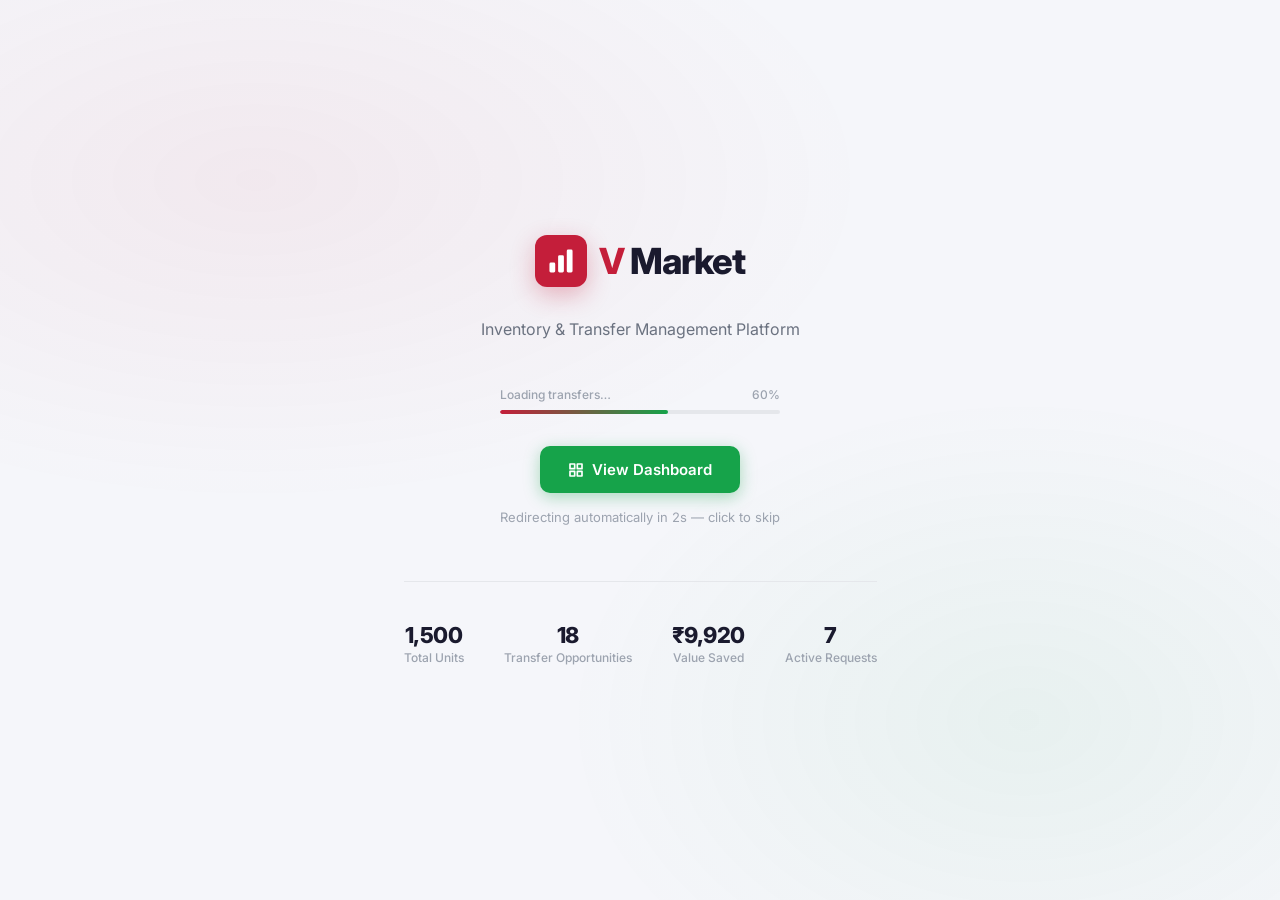
<file: index.html>
<!DOCTYPE html>
<html lang="en">
<head>
  <meta charset="UTF-8"/>
  <meta name="viewport" content="width=device-width, initial-scale=1.0"/>
  <title>V Market</title>
  <link rel="preconnect" href="https://fonts.googleapis.com"/>
  <link rel="preconnect" href="https://fonts.gstatic.com" crossorigin/>
  <link href="https://fonts.googleapis.com/css2?family=Inter:wght@400;500;600;700;800&display=swap" rel="stylesheet"/>
  <style>
    *, *::before, *::after { box-sizing: border-box; margin: 0; padding: 0; }

    body {
      font-family: 'Inter', -apple-system, sans-serif;
      background: #F5F6FA;
      min-height: 100vh;
      display: flex;
      align-items: center;
      justify-content: center;
      overflow: hidden;
    }

    /* Subtle background pattern */
    body::before {
      content: '';
      position: fixed;
      inset: 0;
      background:
        radial-gradient(ellipse 80% 60% at 20% 20%, rgba(196,30,58,0.06) 0%, transparent 60%),
        radial-gradient(ellipse 60% 60% at 80% 80%, rgba(22,163,74,0.06) 0%, transparent 60%);
      pointer-events: none;
    }

    .splash {
      text-align: center;
      animation: fadeIn 0.6s ease both;
    }

    /* Logo */
    .logo-wrap {
      display: inline-flex;
      align-items: center;
      gap: 12px;
      margin-bottom: 32px;
    }

    .logo-mark {
      width: 52px; height: 52px;
      background: #C41E3A;
      border-radius: 12px;
      display: flex; align-items: center; justify-content: center;
      box-shadow: 0 8px 24px rgba(196,30,58,0.3);
      animation: popIn 0.5s cubic-bezier(.34,1.56,.64,1) 0.2s both;
    }

    .logo-text {
      font-size: 36px;
      font-weight: 800;
      color: #1A1A2E;
      letter-spacing: -1px;
      animation: slideRight 0.5s ease 0.3s both;
    }

    .logo-text span { color: #C41E3A; }

    /* Tagline */
    .tagline {
      font-size: 16px;
      color: #6B7280;
      font-weight: 400;
      margin-bottom: 48px;
      animation: fadeIn 0.5s ease 0.5s both;
    }

    /* Progress bar */
    .progress-wrap {
      width: 280px;
      margin: 0 auto 32px;
      animation: fadeIn 0.5s ease 0.6s both;
    }

    .progress-label {
      display: flex;
      justify-content: space-between;
      align-items: center;
      margin-bottom: 8px;
      font-size: 12px;
      color: #9CA3AF;
      font-weight: 500;
    }

    .progress-track {
      width: 100%;
      height: 4px;
      background: #E5E7EB;
      border-radius: 99px;
      overflow: hidden;
    }

    .progress-bar {
      height: 100%;
      background: linear-gradient(90deg, #C41E3A, #16A34A);
      border-radius: 99px;
      width: 0%;
      transition: width 0.1s linear;
    }

    /* CTA button */
    .cta-btn {
      display: inline-flex;
      align-items: center;
      gap: 8px;
      padding: 14px 28px;
      background: #16A34A;
      color: white;
      border: none;
      border-radius: 10px;
      font-size: 15px;
      font-weight: 600;
      font-family: inherit;
      cursor: pointer;
      text-decoration: none;
      box-shadow: 0 4px 16px rgba(22,163,74,0.35);
      transition: all 0.2s ease;
      animation: fadeIn 0.5s ease 0.7s both;
    }

    .cta-btn:hover {
      background: #15803D;
      transform: translateY(-2px);
      box-shadow: 0 8px 24px rgba(22,163,74,0.4);
    }

    .cta-btn:active { transform: translateY(0); }

    .skip-link {
      display: block;
      margin-top: 16px;
      font-size: 13px;
      color: #9CA3AF;
      cursor: pointer;
      animation: fadeIn 0.5s ease 0.8s both;
      transition: color 0.2s;
    }
    .skip-link:hover { color: #6B7280; }

    /* Stats strip */
    .stats-strip {
      display: flex;
      gap: 40px;
      justify-content: center;
      margin-top: 56px;
      padding-top: 40px;
      border-top: 1px solid #E5E7EB;
      animation: fadeIn 0.5s ease 0.9s both;
    }

    .stat-item { text-align: center; }

    .stat-value {
      font-size: 22px;
      font-weight: 800;
      color: #1A1A2E;
      letter-spacing: -0.5px;
    }

    .stat-label {
      font-size: 12px;
      color: #9CA3AF;
      font-weight: 500;
      margin-top: 2px;
    }

    /* Animations */
    @keyframes fadeIn {
      from { opacity: 0; transform: translateY(8px); }
      to   { opacity: 1; transform: translateY(0); }
    }

    @keyframes popIn {
      from { opacity: 0; transform: scale(0.5); }
      to   { opacity: 1; transform: scale(1); }
    }

    @keyframes slideRight {
      from { opacity: 0; transform: translateX(-8px); }
      to   { opacity: 1; transform: translateX(0); }
    }
  </style>
</head>
<body>
  <div class="splash">

    <!-- Logo -->
    <div class="logo-wrap">
      <div class="logo-mark">
        <svg width="26" height="26" viewBox="0 0 18 18" fill="none">
          <rect x="1"  y="10" width="4" height="7" rx="1" fill="white"/>
          <rect x="7"  y="5"  width="4" height="12" rx="1" fill="white"/>
          <rect x="13" y="1"  width="4" height="16" rx="1" fill="white"/>
        </svg>
      </div>
      <span class="logo-text"><span>V</span> Market</span>
    </div>

    <p class="tagline">Inventory & Transfer Management Platform</p>

    <!-- Progress -->
    <div class="progress-wrap">
      <div class="progress-label">
        <span id="loadingText">Loading dashboard…</span>
        <span id="pct">0%</span>
      </div>
      <div class="progress-track">
        <div class="progress-bar" id="progressBar"></div>
      </div>
    </div>

    <!-- Button -->
    <a href="dashboard.html" class="cta-btn">
      <svg width="16" height="16" viewBox="0 0 24 24" fill="none" stroke="currentColor" stroke-width="2.5" stroke-linecap="round" stroke-linejoin="round">
        <rect x="3" y="3" width="7" height="7"/><rect x="14" y="3" width="7" height="7"/>
        <rect x="3" y="14" width="7" height="7"/><rect x="14" y="14" width="7" height="7"/>
      </svg>
      View Dashboard
    </a>

    <span class="skip-link" onclick="window.location.href='dashboard.html'">
      Redirecting automatically in <span id="countdown">3</span>s — click to skip
    </span>

    <!-- Stats strip -->
    <div class="stats-strip">
      <div class="stat-item">
        <div class="stat-value">1,500</div>
        <div class="stat-label">Total Units</div>
      </div>
      <div class="stat-item">
        <div class="stat-value">18</div>
        <div class="stat-label">Transfer Opportunities</div>
      </div>
      <div class="stat-item">
        <div class="stat-value">₹9,920</div>
        <div class="stat-label">Value Saved</div>
      </div>
      <div class="stat-item">
        <div class="stat-value">7</div>
        <div class="stat-label">Active Requests</div>
      </div>
    </div>

  </div>

  <script>
    const bar  = document.getElementById('progressBar');
    const pct  = document.getElementById('pct');
    const cdEl = document.getElementById('countdown');
    const msg  = document.getElementById('loadingText');

    const steps = [
      { at: 500,  to: 30,  text: 'Fetching inventory…' },
      { at: 1000, to: 60,  text: 'Loading transfers…' },
      { at: 1800, to: 85,  text: 'Almost ready…' },
      { at: 2400, to: 100, text: 'Done!' },
    ];

    steps.forEach(s => {
      setTimeout(() => {
        bar.style.width = s.to + '%';
        pct.textContent  = s.to + '%';
        msg.textContent  = s.text;
      }, s.at);
    });

    // Countdown
    let secs = 3;
    const tick = setInterval(() => {
      secs--;
      cdEl.textContent = secs;
      if (secs <= 0) {
        clearInterval(tick);
        window.location.href = 'dashboard.html';
      }
    }, 1000);
  </script>
</body>
</html>
</file>
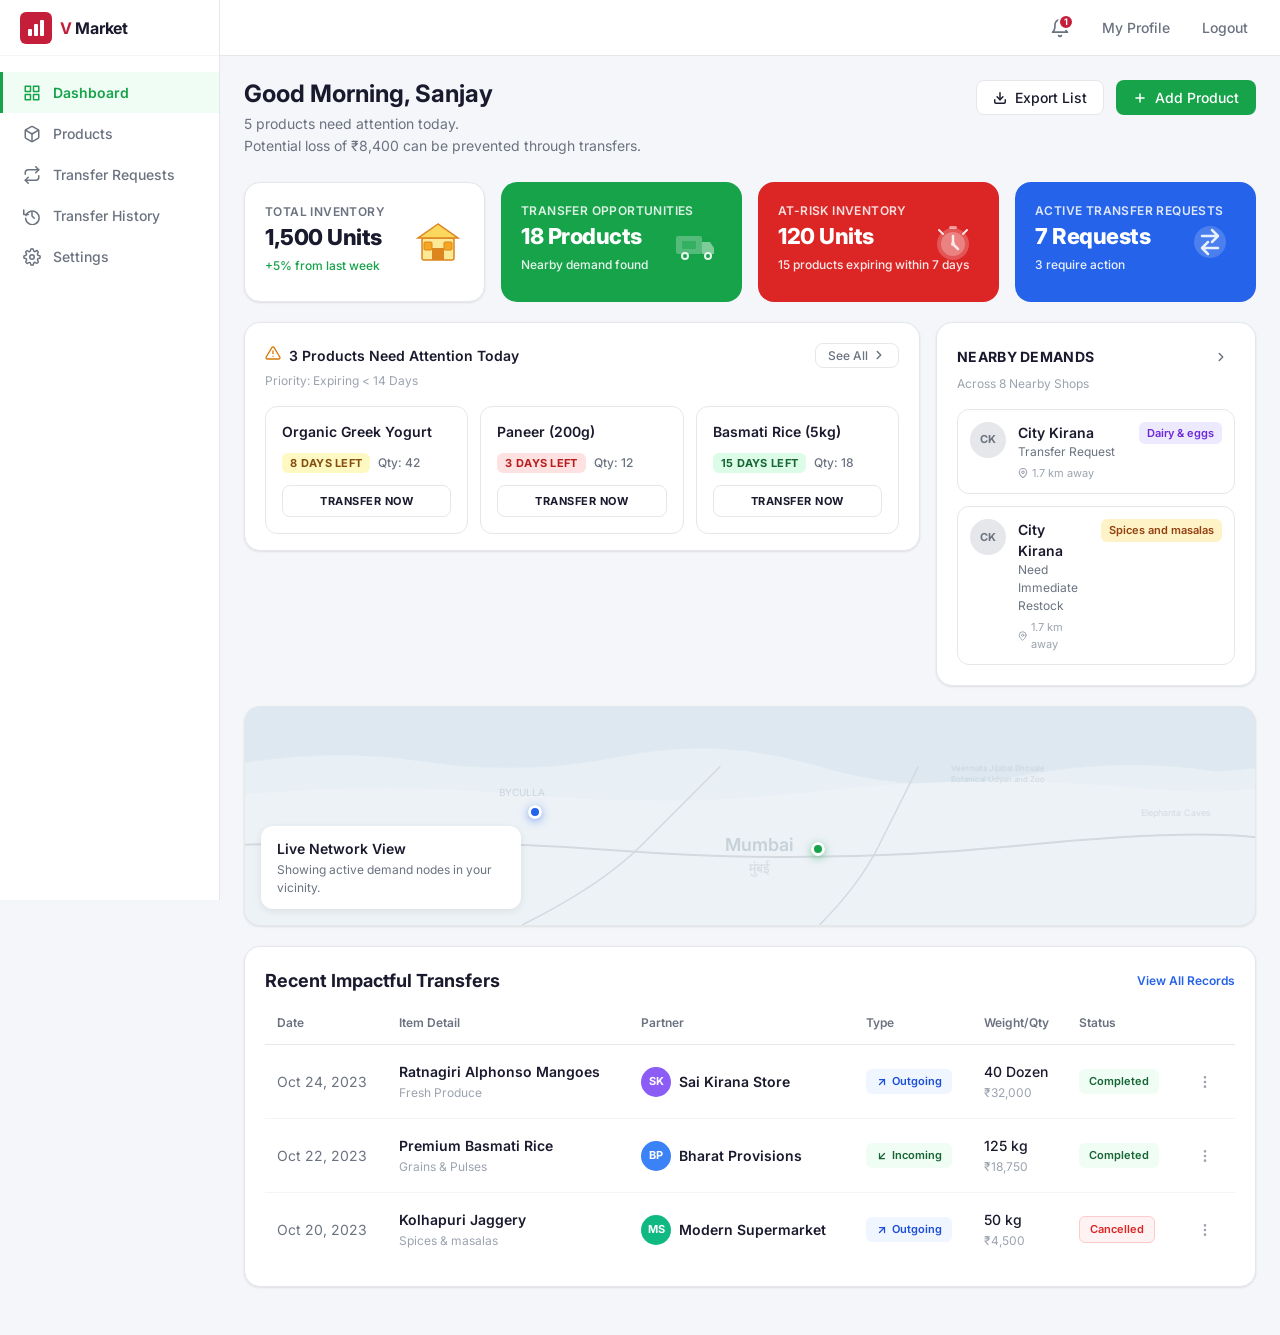
<file: dashboard.html>
<!DOCTYPE html>
<html lang="en">
<head>
  <meta charset="UTF-8"/>
  <meta name="viewport" content="width=device-width, initial-scale=1.0"/>
  <title>V Market — Dashboard</title>
  <link rel="preconnect" href="https://fonts.googleapis.com"/>
  <link rel="preconnect" href="https://fonts.gstatic.com" crossorigin/>
  <link href="https://fonts.googleapis.com/css2?family=Inter:wght@400;500;600;700;800&display=swap" rel="stylesheet"/>
  <link rel="stylesheet" href="styles.css"/>
</head>
<body>
  <div id="app" class="app-layout"></div>
  <script src="app.js"></script>
</body>
</html>
</file>
<file: styles.css>
/* =============================================
   DESIGN TOKENS
   ============================================= */
:root {
  --color-primary: #C41E3A;
  --color-primary-light: #E8F5E9;
  --color-bg: #F5F6FA;
  --color-white: #FFFFFF;
  --color-text-primary: #1A1A2E;
  --color-text-secondary: #6B7280;
  --color-text-muted: #9CA3AF;
  --color-border: #E5E7EB;
  --color-border-light: #F3F4F6;

  --color-green: #16A34A;
  --color-red: #DC2626;
  --color-blue: #2563EB;

  --color-success: #16A34A;
  --color-success-bg: #F0FDF4;
  --color-warning: #D97706;
  --color-warning-bg: #FFFBEB;
  --color-danger: #DC2626;
  --color-danger-bg: #FEF2F2;

  --font-family: 'Inter', -apple-system, BlinkMacSystemFont, 'Segoe UI', sans-serif;
  --font-size-xs: 11px;
  --font-size-sm: 12px;
  --font-size-base: 14px;
  --font-size-lg: 16px;
  --font-size-xl: 18px;
  --font-size-2xl: 22px;
  --font-size-heading: 24px;

  --space-1: 4px;
  --space-2: 8px;
  --space-3: 12px;
  --space-4: 16px;
  --space-5: 20px;
  --space-6: 24px;

  --radius-sm: 6px;
  --radius-md: 8px;
  --radius-lg: 12px;
  --radius-xl: 16px;
  --radius-full: 9999px;

  --shadow-sm: 0 1px 2px rgba(0,0,0,0.05);
  --shadow-md: 0 2px 8px rgba(0,0,0,0.08);
  --shadow-lg: 0 4px 16px rgba(0,0,0,0.10);
  --shadow-card: 0 1px 3px rgba(0,0,0,0.06), 0 1px 2px rgba(0,0,0,0.04);

  --sidebar-width: 220px;
  --topbar-height: 56px;

  --transition-fast: 150ms ease;
  --transition-base: 200ms ease;
}

/* =============================================
   RESET & BASE
   ============================================= */
*, *::before, *::after { box-sizing: border-box; margin: 0; padding: 0; }

html { font-size: 14px; -webkit-font-smoothing: antialiased; }

body {
  font-family: var(--font-family);
  background: var(--color-bg);
  color: var(--color-text-primary);
  line-height: 1.5;
  min-height: 100vh;
}

button { cursor: pointer; border: none; background: none; font-family: inherit; }
a { text-decoration: none; color: inherit; }
ul { list-style: none; }
img { display: block; max-width: 100%; }

/* =============================================
   LAYOUT
   ============================================= */
.app-layout { display: flex; min-height: 100vh; }

/* =============================================
   SIDEBAR
   ============================================= */
.sidebar {
  width: var(--sidebar-width);
  background: var(--color-white);
  border-right: 1px solid var(--color-border);
  display: flex;
  flex-direction: column;
  position: fixed;
  top: 0; left: 0;
  height: 100vh;
  z-index: 100;
  transition: transform var(--transition-base);
}

.sidebar-logo {
  display: flex;
  align-items: center;
  gap: var(--space-2);
  padding: var(--space-4) var(--space-5);
  height: var(--topbar-height);
  border-bottom: 1px solid var(--color-border-light);
}

.logo-mark {
  width: 32px; height: 32px;
  background: var(--color-primary);
  border-radius: var(--radius-sm);
  display: flex; align-items: center; justify-content: center;
  flex-shrink: 0;
}

.logo-text {
  font-size: var(--font-size-lg);
  font-weight: 700;
  color: var(--color-text-primary);
  letter-spacing: -0.3px;
}

.logo-text span { color: var(--color-primary); }

.sidebar-nav { flex: 1; padding: var(--space-4) 0; overflow-y: auto; }

.nav-item {
  display: flex;
  align-items: center;
  gap: var(--space-3);
  padding: 10px var(--space-5);
  color: var(--color-text-secondary);
  font-size: var(--font-size-base);
  font-weight: 500;
  cursor: pointer;
  transition: all var(--transition-fast);
  border-left: 3px solid transparent;
}

.nav-item:hover { background: var(--color-bg); color: var(--color-text-primary); }

.nav-item.active {
  color: var(--color-green);
  background: #F0FDF4;
  border-left-color: var(--color-green);
  font-weight: 600;
}

.nav-icon { width: 18px; height: 18px; flex-shrink: 0; display: flex; align-items: center; justify-content: center; }

/* =============================================
   MAIN
   ============================================= */
.main-wrapper {
  margin-left: var(--sidebar-width);
  flex: 1;
  display: flex;
  flex-direction: column;
  min-height: 100vh;
}

/* =============================================
   TOPBAR
   ============================================= */
.topbar {
  height: var(--topbar-height);
  background: var(--color-white);
  border-bottom: 1px solid var(--color-border);
  display: flex;
  align-items: center;
  justify-content: flex-end;
  padding: 0 var(--space-6);
  gap: var(--space-4);
  position: sticky; top: 0; z-index: 50;
}

.topbar-actions { display: flex; align-items: center; gap: var(--space-4); }

.notif-btn {
  position: relative;
  width: 36px; height: 36px;
  border-radius: var(--radius-full);
  display: flex; align-items: center; justify-content: center;
  color: var(--color-text-secondary);
  transition: background var(--transition-fast);
}
.notif-btn:hover { background: var(--color-bg); }

.notif-badge {
  position: absolute;
  top: 4px; right: 4px;
  min-width: 16px; height: 16px;
  background: var(--color-primary);
  border-radius: var(--radius-full);
  border: 2px solid white;
  display: flex; align-items: center; justify-content: center;
  font-size: 9px; font-weight: 700; color: white;
  padding: 0 3px;
}

.topbar-link {
  font-size: var(--font-size-base);
  color: var(--color-text-secondary);
  font-weight: 500;
  padding: var(--space-1) var(--space-2);
  border-radius: var(--radius-sm);
  transition: all var(--transition-fast);
}
.topbar-link:hover { color: var(--color-text-primary); background: var(--color-bg); }

/* =============================================
   PAGE CONTENT
   ============================================= */
.page-content {
  padding: var(--space-6);
  flex: 1;
  max-width: 1200px;
  width: 100%;
}

/* =============================================
   PAGE HEADER
   ============================================= */
.page-header {
  display: flex;
  align-items: flex-start;
  justify-content: space-between;
  margin-bottom: var(--space-6);
  gap: var(--space-4);
}

.page-header-left h1 {
  font-size: var(--font-size-heading);
  font-weight: 700;
  color: var(--color-text-primary);
  line-height: 1.2;
  margin-bottom: var(--space-1);
}

.page-header-left p {
  font-size: var(--font-size-base);
  color: var(--color-text-secondary);
  line-height: 1.6;
}

.page-header-actions { display: flex; gap: var(--space-3); align-items: center; flex-shrink: 0; }

/* =============================================
   BUTTONS
   ============================================= */
.btn {
  display: inline-flex;
  align-items: center;
  gap: var(--space-2);
  padding: 8px 16px;
  border-radius: var(--radius-md);
  font-size: var(--font-size-base);
  font-weight: 500;
  transition: all var(--transition-fast);
  white-space: nowrap;
}

.btn-outline {
  border: 1px solid var(--color-border);
  color: var(--color-text-primary);
  background: var(--color-white);
}
.btn-outline:hover { background: var(--color-bg); border-color: #D1D5DB; }
.btn-outline:active { transform: scale(0.98); }

.btn-primary { background: #16A34A; color: white; border: 1px solid transparent; }
.btn-primary:hover { background: #15803D; }
.btn-primary:active { transform: scale(0.98); }

/* =============================================
   STAT CARDS GRID
   ============================================= */
.stats-grid {
  display: grid;
  grid-template-columns: repeat(4, 1fr);
  gap: var(--space-4);
  margin-bottom: var(--space-5);
}

.stat-card {
  border-radius: var(--radius-xl);
  padding: var(--space-5);
  position: relative;
  overflow: hidden;
  min-height: 120px;
  display: flex;
  flex-direction: column;
  justify-content: space-between;
  transition: transform var(--transition-base), box-shadow var(--transition-base);
  cursor: default;
}

.stat-card:hover { transform: translateY(-2px); box-shadow: var(--shadow-lg); }

.stat-card.theme-white {
  background: var(--color-white);
  border: 1px solid var(--color-border);
  box-shadow: var(--shadow-card);
}
.stat-card.theme-green { background: #16A34A; color: white; }
.stat-card.theme-red { background: #DC2626; color: white; }
.stat-card.theme-blue { background: #2563EB; color: white; }

.stat-card-label {
  font-size: var(--font-size-sm);
  font-weight: 600;
  text-transform: uppercase;
  letter-spacing: 0.4px;
  opacity: 0.85;
  margin-bottom: var(--space-1);
}
.stat-card.theme-white .stat-card-label { color: var(--color-text-secondary); opacity: 1; }

.stat-card-value {
  font-size: var(--font-size-2xl);
  font-weight: 800;
  line-height: 1.1;
  letter-spacing: -0.5px;
  margin-bottom: var(--space-2);
}
.stat-card.theme-white .stat-card-value { color: var(--color-text-primary); }

.stat-card-badge { font-size: var(--font-size-sm); font-weight: 500; }
.stat-card.theme-white .badge-positive { color: var(--color-green); }
.stat-card .stat-card-badge { color: rgba(255,255,255,0.9); }

.stat-card-icon {
  position: absolute;
  right: var(--space-5);
  top: 50%;
  transform: translateY(-50%);
  width: 52px; height: 52px;
  display: flex; align-items: center; justify-content: center;
  opacity: 0.9;
}
.stat-card-icon svg, .stat-card-icon img { width: 48px; height: 48px; }

/* =============================================
   MIDDLE GRID
   ============================================= */
.middle-grid {
  display: grid;
  grid-template-columns: 1fr 320px;
  gap: var(--space-4);
  margin-bottom: var(--space-5);
  align-items: start;
}

/* =============================================
   CARD BASE
   ============================================= */
.card {
  background: var(--color-white);
  border: 1px solid var(--color-border);
  border-radius: var(--radius-xl);
  box-shadow: var(--shadow-card);
}

/* =============================================
   ATTENTION SECTION
   ============================================= */
.attention-card { padding: var(--space-5) var(--space-5) var(--space-4); }

.section-header {
  display: flex;
  align-items: center;
  justify-content: space-between;
  margin-bottom: var(--space-1);
}

.section-title {
  display: flex;
  align-items: center;
  gap: var(--space-2);
  font-size: var(--font-size-base);
  font-weight: 600;
  color: var(--color-text-primary);
}
.section-title .warn-icon { color: #D97706; }

.see-all-btn {
  display: flex;
  align-items: center;
  gap: var(--space-1);
  font-size: var(--font-size-sm);
  color: var(--color-text-secondary);
  padding: var(--space-1) var(--space-3);
  border: 1px solid var(--color-border);
  border-radius: var(--radius-md);
  font-weight: 500;
  transition: all var(--transition-fast);
}
.see-all-btn:hover { background: var(--color-bg); color: var(--color-text-primary); }

.section-subtitle {
  font-size: var(--font-size-sm);
  color: var(--color-text-muted);
  margin-bottom: var(--space-4);
}

.products-grid {
  display: grid;
  grid-template-columns: repeat(3, 1fr);
  gap: var(--space-3);
}

.product-card {
  border: 1px solid var(--color-border);
  border-radius: var(--radius-lg);
  padding: var(--space-4);
  display: flex;
  flex-direction: column;
  gap: var(--space-3);
  transition: all var(--transition-base);
}
.product-card:hover { border-color: #D1D5DB; box-shadow: var(--shadow-md); transform: translateY(-1px); }

.product-name { font-size: var(--font-size-base); font-weight: 600; color: var(--color-text-primary); line-height: 1.3; }

.product-meta { display: flex; align-items: center; gap: var(--space-2); }

.days-badge {
  display: inline-flex;
  align-items: center;
  padding: 2px 8px;
  border-radius: var(--radius-sm);
  font-size: var(--font-size-xs);
  font-weight: 700;
  text-transform: uppercase;
  letter-spacing: 0.3px;
}
.days-badge.high { background: #FEE2E2; color: #B91C1C; }
.days-badge.medium { background: #FEF9C3; color: #854D0E; }
.days-badge.low { background: #DCFCE7; color: #166534; }

.product-qty { font-size: var(--font-size-sm); color: var(--color-text-secondary); font-weight: 500; }

.transfer-btn {
  width: 100%;
  padding: 8px;
  border: 1px solid var(--color-border);
  border-radius: var(--radius-md);
  font-size: var(--font-size-xs);
  font-weight: 700;
  letter-spacing: 0.5px;
  text-transform: uppercase;
  color: var(--color-text-primary);
  background: transparent;
  transition: all var(--transition-fast);
  margin-top: auto;
}
.transfer-btn:hover { background: #16A34A; color: white; border-color: #16A34A; }
.transfer-btn:active { transform: scale(0.97); }

/* =============================================
   NEARBY DEMANDS
   ============================================= */
.nearby-card { padding: var(--space-5); }

.nearby-header {
  display: flex;
  align-items: center;
  justify-content: space-between;
  margin-bottom: var(--space-1);
}

.nearby-title {
  font-size: var(--font-size-base);
  font-weight: 700;
  color: var(--color-text-primary);
  letter-spacing: 0.3px;
}

.nearby-subtitle { font-size: var(--font-size-sm); color: var(--color-text-muted); margin-bottom: var(--space-4); }

.arrow-btn {
  width: 28px; height: 28px;
  border-radius: var(--radius-full);
  display: flex; align-items: center; justify-content: center;
  color: var(--color-text-secondary);
  transition: all var(--transition-fast);
}
.arrow-btn:hover { background: var(--color-bg); color: var(--color-text-primary); }

.demand-list { display: flex; flex-direction: column; gap: var(--space-3); }

.demand-item {
  display: flex;
  align-items: flex-start;
  gap: var(--space-3);
  padding: var(--space-3);
  border-radius: var(--radius-lg);
  border: 1px solid var(--color-border);
  transition: all var(--transition-fast);
  cursor: pointer;
}
.demand-item:hover { background: #FAFAFA; border-color: #D1D5DB; }

.demand-avatar {
  width: 36px; height: 36px;
  border-radius: var(--radius-full);
  background: #E5E7EB;
  display: flex; align-items: center; justify-content: center;
  font-size: var(--font-size-xs);
  font-weight: 700;
  color: var(--color-text-secondary);
  flex-shrink: 0;
  overflow: hidden;
}

.demand-info { flex: 1; min-width: 0; }
.demand-shop { font-size: var(--font-size-base); font-weight: 600; color: var(--color-text-primary); }
.demand-type { font-size: var(--font-size-sm); color: var(--color-text-secondary); margin-bottom: var(--space-1); }
.demand-distance { display: flex; align-items: center; gap: 4px; font-size: var(--font-size-xs); color: var(--color-text-muted); }

.demand-tag {
  display: inline-flex;
  align-items: center;
  padding: 3px 8px;
  border-radius: var(--radius-sm);
  font-size: var(--font-size-xs);
  font-weight: 600;
  white-space: nowrap;
}
.demand-tag.purple { background: #EDE9FE; color: #6D28D9; }
.demand-tag.orange { background: #FEF3C7; color: #92400E; }

/* =============================================
   MAP SECTION
   ============================================= */
.map-section {
  border-radius: var(--radius-xl);
  overflow: hidden;
  border: 1px solid var(--color-border);
  margin-bottom: var(--space-5);
  position: relative;
  height: 220px;
  box-shadow: var(--shadow-card);
  background: #e8ecef;
}

.map-placeholder {
  width: 100%; height: 100%;
  background: linear-gradient(135deg, #e8ecf0 0%, #d4dce4 100%);
  position: relative; overflow: hidden;
}

.map-svg-bg { position: absolute; inset: 0; width: 100%; height: 100%; }

.map-dot {
  position: absolute;
  border-radius: 50%;
  cursor: pointer;
  transition: transform var(--transition-fast);
}
.map-dot:hover { transform: scale(1.2); }

.map-dot.blue {
  width: 14px; height: 14px;
  background: #2563EB;
  border: 3px solid white;
  box-shadow: 0 2px 8px rgba(37,99,235,0.5);
  top: 45%; left: 28%;
}

.map-dot.green {
  width: 14px; height: 14px;
  background: #16A34A;
  border: 3px solid white;
  box-shadow: 0 2px 8px rgba(22,163,74,0.5);
  top: 62%; left: 56%;
}

.map-pulse {
  position: absolute;
  width: 14px; height: 14px;
  border-radius: 50%;
  animation: pulse-ring 2s infinite;
}
.map-pulse.blue { background: rgba(37,99,235,0.3); top: 45%; left: 28%; animation-delay: 0s; }
.map-pulse.green { background: rgba(22,163,74,0.3); top: 62%; left: 56%; animation-delay: 0.5s; }

@keyframes pulse-ring {
  0% { transform: scale(1); opacity: 0.8; }
  100% { transform: scale(3); opacity: 0; }
}

.map-label-overlay {
  position: absolute;
  bottom: var(--space-4); left: var(--space-4);
  background: white;
  border-radius: var(--radius-lg);
  padding: var(--space-3) var(--space-4);
  box-shadow: var(--shadow-md);
  max-width: 260px;
}
.map-label-overlay h4 { font-size: var(--font-size-base); font-weight: 600; color: var(--color-text-primary); margin-bottom: 2px; }
.map-label-overlay p { font-size: var(--font-size-sm); color: var(--color-text-secondary); }

/* =============================================
   RECENT TRANSFERS TABLE
   ============================================= */
.transfers-card { padding: var(--space-5); margin-bottom: var(--space-6); }

.transfers-header {
  display: flex;
  align-items: center;
  justify-content: space-between;
  margin-bottom: var(--space-5);
}

.transfers-title { font-size: var(--font-size-xl); font-weight: 700; color: var(--color-text-primary); }

.view-all-link { font-size: var(--font-size-sm); color: #2563EB; font-weight: 600; transition: opacity var(--transition-fast); }
.view-all-link:hover { opacity: 0.75; }

.table-wrapper { overflow-x: auto; }

.data-table { width: 100%; border-collapse: collapse; }

.data-table th {
  text-align: left;
  font-size: var(--font-size-sm);
  font-weight: 600;
  color: var(--color-text-secondary);
  padding: 0 var(--space-3) var(--space-3);
  border-bottom: 1px solid var(--color-border);
  white-space: nowrap;
}

.data-table td {
  padding: var(--space-4) var(--space-3);
  font-size: var(--font-size-base);
  border-bottom: 1px solid var(--color-border-light);
  vertical-align: middle;
}

.data-table tbody tr { transition: background var(--transition-fast); }
.data-table tbody tr:hover { background: #FAFAFA; }
.data-table tbody tr:last-child td { border-bottom: none; }

.partner-cell { display: flex; align-items: center; gap: var(--space-2); }

.partner-avatar {
  width: 30px; height: 30px;
  border-radius: var(--radius-full);
  display: flex; align-items: center; justify-content: center;
  font-size: var(--font-size-xs);
  font-weight: 700;
  color: white;
  flex-shrink: 0;
}

.value-saved { color: #16A34A; font-weight: 700; }

.status-badge {
  display: inline-flex;
  align-items: center;
  padding: 4px 10px;
  border-radius: var(--radius-sm);
  font-size: var(--font-size-xs);
  font-weight: 600;
}
.status-badge.completed  { background: #F0FDF4; color: #166534; }
.status-badge.transit    { background: #EFF6FF; color: #1D4ED8; }
.status-badge.pending    { background: #FFFBEB; color: #92400E; }
.status-badge.cancelled  { background: #FEF2F2; color: #DC2626; border: 1px solid #FECACA; }

/* Type badges */
.type-badge {
  display: inline-flex;
  align-items: center;
  gap: 4px;
  padding: 4px 10px;
  border-radius: var(--radius-sm);
  font-size: var(--font-size-xs);
  font-weight: 600;
  white-space: nowrap;
}
.type-badge.outgoing { background: #EFF6FF; color: #1D4ED8; }
.type-badge.incoming { background: #F0FDF4; color: #166534; }

/* Item detail cell */
.item-detail-name {
  font-size: var(--font-size-base);
  font-weight: 600;
  color: var(--color-text-primary);
  margin-bottom: 2px;
}
.item-detail-category {
  font-size: var(--font-size-sm);
  color: var(--color-text-muted);
}

/* Weight+price cell */
.weight-qty-primary { font-size: var(--font-size-base); color: var(--color-text-primary); font-weight: 500; }
.weight-qty-price   { font-size: var(--font-size-sm); color: var(--color-text-muted); margin-top: 2px; }

/* Three-dot menu */
.more-btn {
  width: 28px; height: 28px;
  border-radius: var(--radius-full);
  display: flex; align-items: center; justify-content: center;
  color: var(--color-text-muted);
  transition: all var(--transition-fast);
  flex-shrink: 0;
}
.more-btn:hover { background: var(--color-bg); color: var(--color-text-secondary); }

/* =============================================
   SKELETON LOADING
   ============================================= */
@keyframes shimmer {
  0% { background-position: -400px 0; }
  100% { background-position: 400px 0; }
}

.skeleton {
  background: linear-gradient(90deg, #F0F0F0 25%, #E0E0E0 50%, #F0F0F0 75%);
  background-size: 800px 100%;
  animation: shimmer 1.4s infinite linear;
  border-radius: var(--radius-sm);
}

.skeleton-card {
  background: var(--color-white);
  border: 1px solid var(--color-border);
  border-radius: var(--radius-xl);
  padding: var(--space-5);
  min-height: 120px;
}

.skeleton-line { height: 12px; margin-bottom: var(--space-2); }
.skeleton-line.w-60 { width: 60%; }
.skeleton-line.w-80 { width: 80%; }
.skeleton-line.w-40 { width: 40%; }
.skeleton-value { height: 28px; width: 70%; margin-bottom: var(--space-3); }

/* =============================================
   MOBILE
   ============================================= */
.mobile-menu-btn {
  display: none;
  position: fixed;
  top: 14px; left: 14px;
  z-index: 200;
  width: 36px; height: 36px;
  border-radius: var(--radius-md);
  background: white;
  border: 1px solid var(--color-border);
  align-items: center; justify-content: center;
  box-shadow: var(--shadow-md);
}

.sidebar-overlay {
  display: none;
  position: fixed;
  inset: 0;
  background: rgba(0,0,0,0.4);
  z-index: 99;
  opacity: 0;
  transition: opacity var(--transition-base);
}
.sidebar-overlay.visible { opacity: 1; }

/* =============================================
   RESPONSIVE
   ============================================= */
@media (max-width: 1100px) { .stats-grid { grid-template-columns: repeat(2, 1fr); } }
@media (max-width: 900px) { .middle-grid { grid-template-columns: 1fr; } }

@media (max-width: 768px) {
  .sidebar { transform: translateX(-100%); }
  .sidebar.open { transform: translateX(0); }
  .sidebar-overlay { display: block; }
  .mobile-menu-btn { display: flex; }
  .main-wrapper { margin-left: 0; }
  .stats-grid { grid-template-columns: repeat(2, 1fr); }
  .products-grid { grid-template-columns: 1fr; }
  .page-header { flex-direction: column; gap: var(--space-3); }
  .page-header-actions { width: 100%; }
  .page-content { padding: var(--space-4); }
}

@media (max-width: 480px) { .stats-grid { grid-template-columns: 1fr; } }

/* =============================================
   UTILITY
   ============================================= */
.text-secondary { color: var(--color-text-secondary); }
.text-muted { color: var(--color-text-muted); }
.font-semibold { font-weight: 600; }
.font-bold { font-weight: 700; }
.sr-only { position: absolute; width: 1px; height: 1px; padding: 0; margin: -1px; overflow: hidden; clip: rect(0,0,0,0); border: 0; }
</file>
